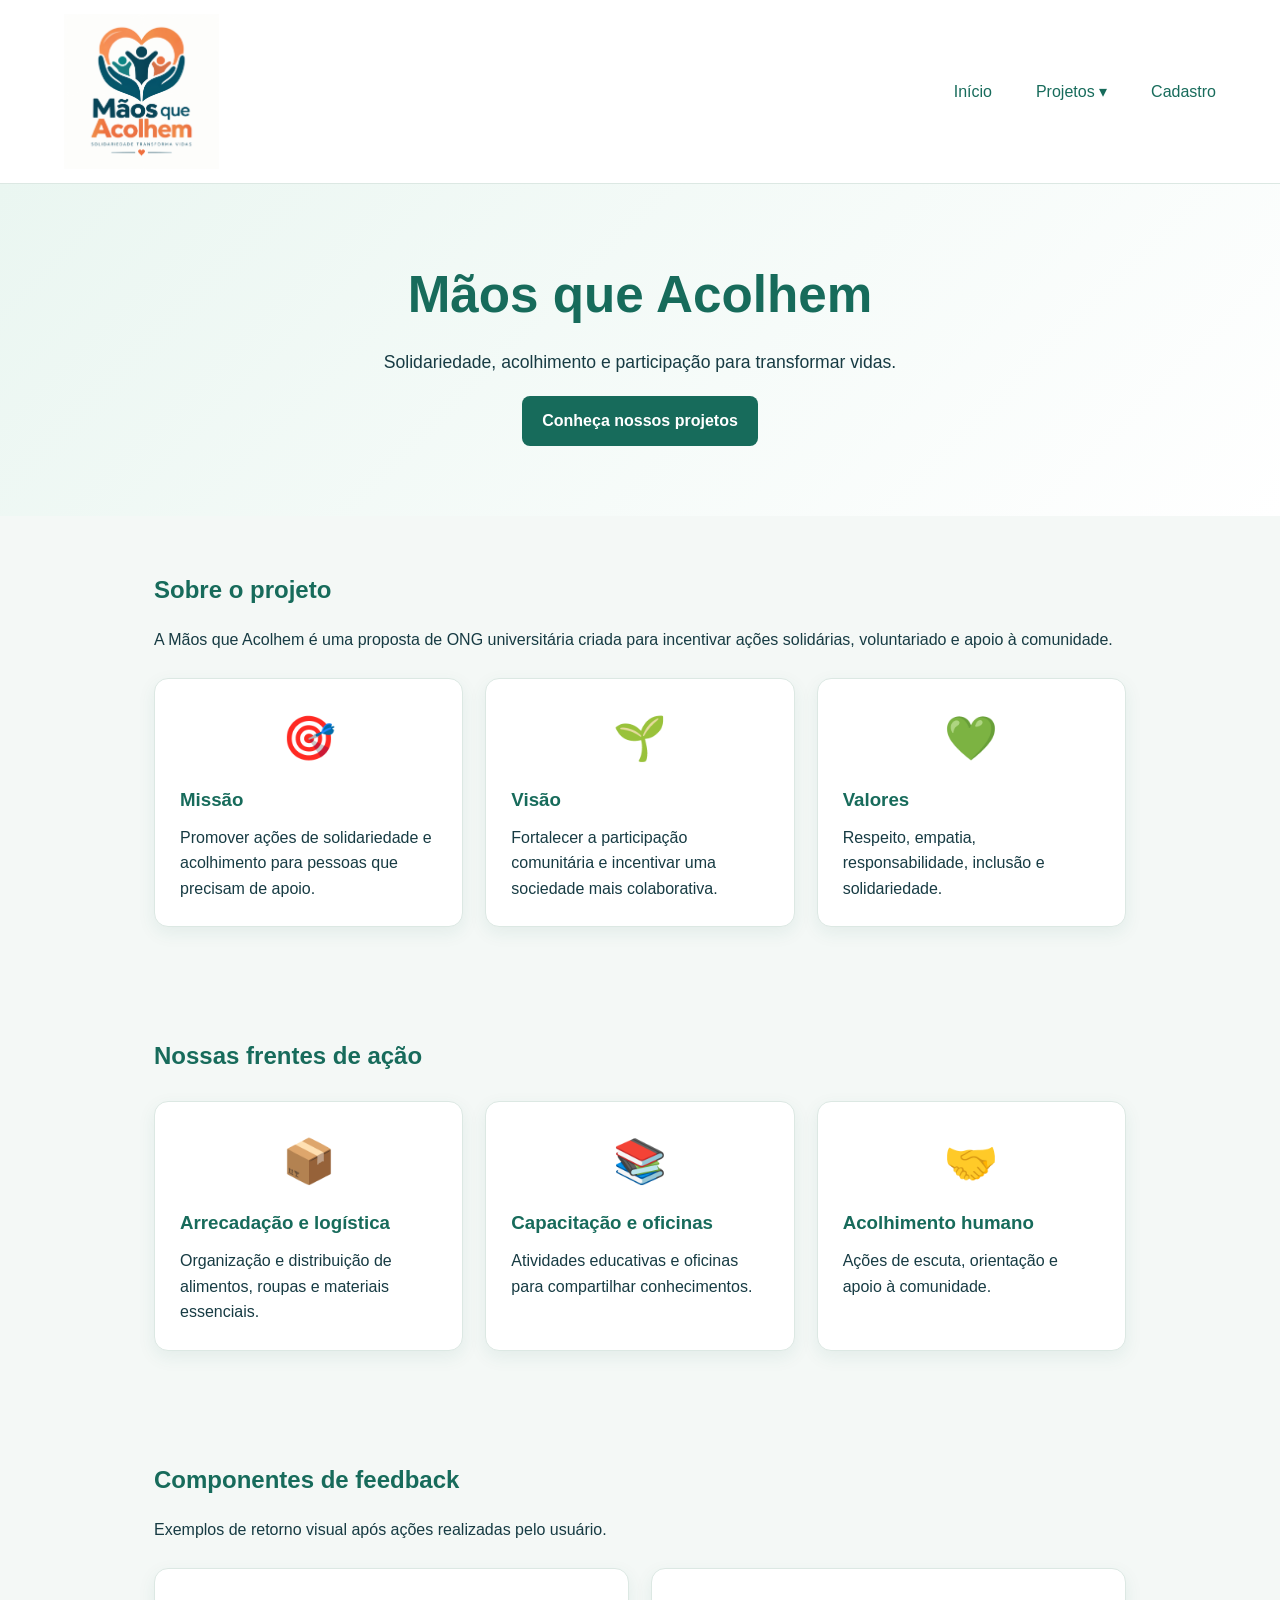
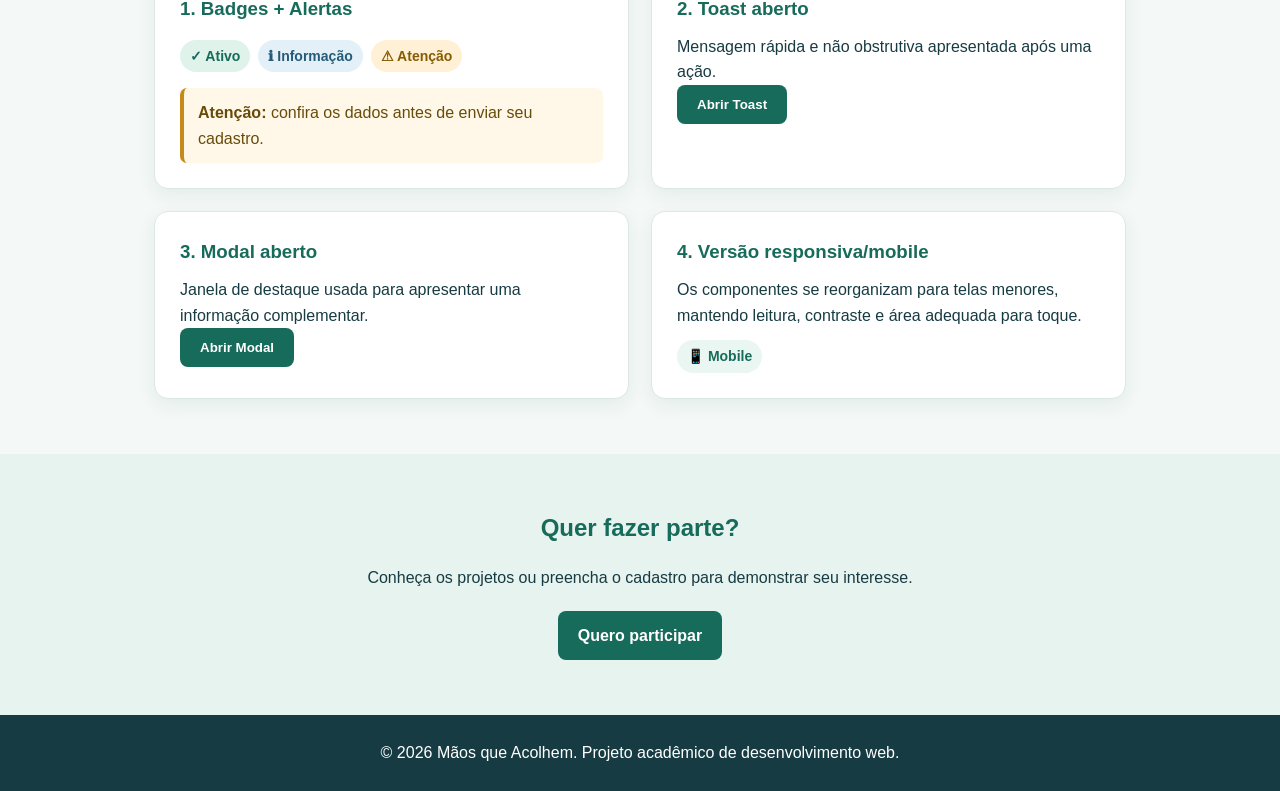
<file: index.html>
<!DOCTYPE html>
<html lang="pt-BR">
<head>
  <meta charset="UTF-8">
  <meta name="viewport" content="width=device-width, initial-scale=1.0">
  <meta name="description" content="Mãos que Acolhem — projeto acadêmico de solidariedade e apoio à comunidade.">
  <title>Mãos que Acolhem | Início</title>
  <link rel="stylesheet" href="../css/style.css">
</head>
<body>
  <header class="header">
    <a href="index.html" class="logo" aria-label="Mãos que Acolhem - página inicial">
      <img src="../imagens/logo-maos-que-acolhem.png" alt="Logo da ONG Mãos que Acolhem">
    </a>
    <nav class="nav" aria-label="Navegação principal">
      <button class="menu-toggle" type="button" aria-label="Abrir menu"
              aria-expanded="false" aria-controls="menu-principal">☰</button>

      <ul id="menu-principal" class="menu-list">
        <li><a href="index.html">Início</a></li>

        <li class="dropdown">
          <button class="dropdown-toggle" type="button"
                  aria-expanded="false" aria-controls="submenu-projetos">
            Projetos ▾
          </button>
          <ul id="submenu-projetos" class="dropdown-menu">
            <li><a href="projetos.html">Conheça nossos projetos</a></li>
            <li><a href="cadastro.html">Seja voluntário</a></li>
          </ul>
        </li>

        <li><a href="cadastro.html">Cadastro</a></li>
      </ul>
    </nav>
  </header>

  <main>
    <section class="hero" aria-labelledby="titulo-principal">
      <h1 id="titulo-principal">Mãos que Acolhem</h1>
      <p>Solidariedade, acolhimento e participação para transformar vidas.</p>
      <a class="button" href="projetos.html">Conheça nossos projetos</a>
    </section>

    <section class="content-section" aria-labelledby="sobre">
      <h2 id="sobre">Sobre o projeto</h2>
      <p>
        A Mãos que Acolhem é uma proposta de ONG universitária criada para
        incentivar ações solidárias, voluntariado e apoio à comunidade.
      </p>

      <div class="cards">
        <article class="card">
          <div class="card-icon" aria-hidden="true">🎯</div>
          <h3>Missão</h3>
          <p>Promover ações de solidariedade e acolhimento para pessoas que precisam de apoio.</p>
        </article>

        <article class="card">
          <div class="card-icon" aria-hidden="true">🌱</div>
          <h3>Visão</h3>
          <p>Fortalecer a participação comunitária e incentivar uma sociedade mais colaborativa.</p>
        </article>

        <article class="card">
          <div class="card-icon" aria-hidden="true">💚</div>
          <h3>Valores</h3>
          <p>Respeito, empatia, responsabilidade, inclusão e solidariedade.</p>
        </article>
      </div>
    </section>

    <section class="content-section" aria-labelledby="frentes">
      <h2 id="frentes">Nossas frentes de ação</h2>
      <div class="cards">
        <article class="card">
          <div class="card-icon" aria-hidden="true">📦</div>
          <h3>Arrecadação e logística</h3>
          <p>Organização e distribuição de alimentos, roupas e materiais essenciais.</p>
        </article>

        <article class="card">
          <div class="card-icon" aria-hidden="true">📚</div>
          <h3>Capacitação e oficinas</h3>
          <p>Atividades educativas e oficinas para compartilhar conhecimentos.</p>
        </article>

        <article class="card">
          <div class="card-icon" aria-hidden="true">🤝</div>
          <h3>Acolhimento humano</h3>
          <p>Ações de escuta, orientação e apoio à comunidade.</p>
        </article>
      </div>
    </section>

    <section class="feedback-section content-section" aria-labelledby="feedback">
      <h2 id="feedback">Componentes de feedback</h2>
      <p>Exemplos de retorno visual após ações realizadas pelo usuário.</p>

      <div class="feedback-grid">
        <article class="feedback-card">
          <h3>1. Badges + Alertas</h3>
          <div class="badge-list" aria-label="Status das ações">
            <span class="badge badge-sucesso">✓ Ativo</span>
            <span class="badge badge-info">ℹ Informação</span>
            <span class="badge badge-alerta">⚠ Atenção</span>
          </div>
          <div class="feedback-alert" role="alert">
            <strong>Atenção:</strong> confira os dados antes de enviar seu cadastro.
          </div>
        </article>

        <article class="feedback-card">
          <h3>2. Toast aberto</h3>
          <p>Mensagem rápida e não obstrutiva apresentada após uma ação.</p>
          <button type="button" id="abrir-toast">Abrir Toast</button>
        </article>

        <article class="feedback-card">
          <h3>3. Modal aberto</h3>
          <p>Janela de destaque usada para apresentar uma informação complementar.</p>
          <button type="button" id="abrir-modal">Abrir Modal</button>
        </article>

        <article class="feedback-card feedback-responsive">
          <h3>4. Versão responsiva/mobile</h3>
          <p>Os componentes se reorganizam para telas menores, mantendo leitura, contraste e área adequada para toque.</p>
          <span class="badge badge-mobile">📱 Mobile</span>
        </article>
      </div>
    </section>

    <section class="call-to-action" aria-labelledby="participe">
      <h2 id="participe">Quer fazer parte?</h2>
      <p>Conheça os projetos ou preencha o cadastro para demonstrar seu interesse.</p>
      <a class="button" href="cadastro.html">Quero participar</a>
    </section>
  </main>

  <div class="toast-feedback" id="toast-feedback" role="status" aria-live="polite">Cadastro pronto para ser enviado.</div>

  <div class="modal-backdrop" id="modal-feedback" aria-hidden="true">
    <div class="modal-feedback" role="dialog" aria-modal="true" aria-labelledby="modal-feedback-titulo">
      <div class="modal-feedback-header">
        <h2 id="modal-feedback-titulo">Modal aberto</h2>
        <button type="button" id="fechar-modal" class="modal-close" aria-label="Fechar modal">×</button>
      </div>
      <p>Este é um exemplo de componente de feedback em formato de modal.</p>
      <button type="button" id="fechar-modal-final">Entendi</button>
    </div>
  </div>

  <footer class="footer">
    <p>&copy; 2026 Mãos que Acolhem. Projeto acadêmico de desenvolvimento web.</p>
  </footer>
  <script src="../js/main.js"></script>
</body>
</html>
</file>
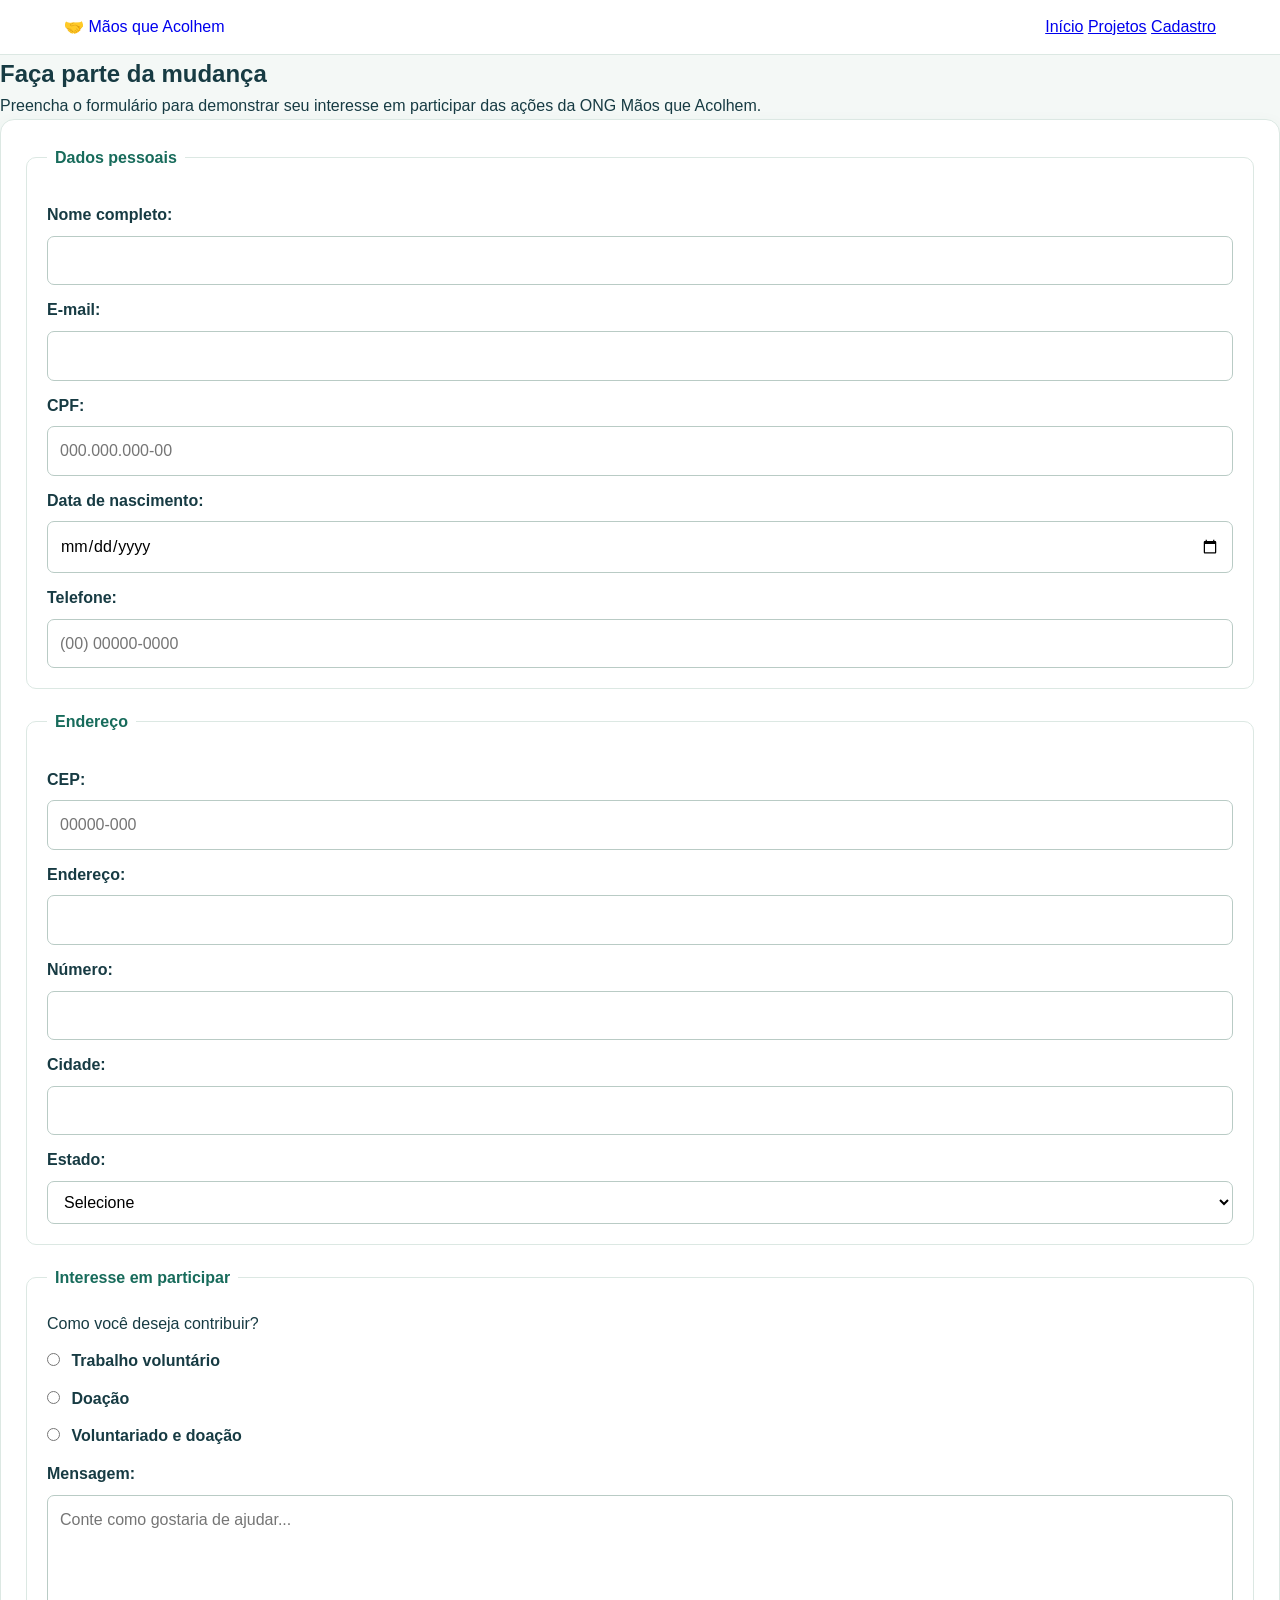
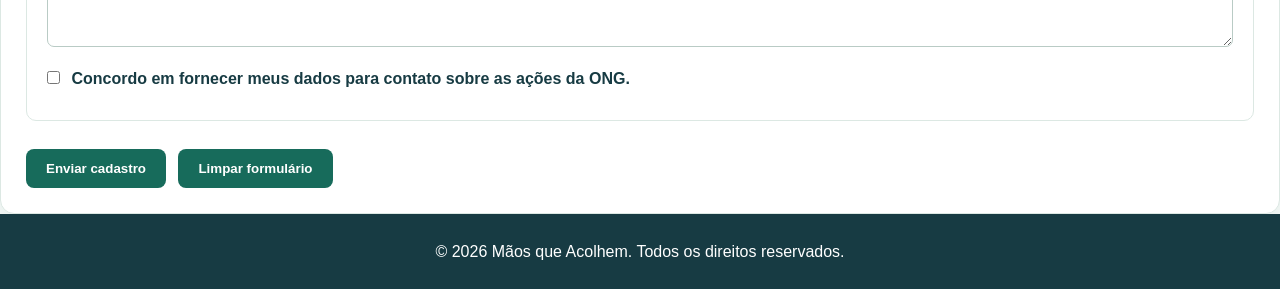
<file: cadastro.html>
<!DOCTYPE html>
<html lang="pt-BR">
<head>
  <meta charset="UTF-8">
  <meta name="viewport" content="width=device-width, initial-scale=1.0">
  <meta name="description" content="Cadastro de voluntários da ONG Mãos que Acolhem">
  <title>Cadastro | Mãos que Acolhem</title>
  <link rel="stylesheet" href="../css/style.css">
</head>
<body>
  <header class="header">
    <a href="index.html" class="logo">🤝 Mãos que Acolhem</a>

    <nav aria-label="Navegação principal">
      <a href="index.html">Início</a>
      <a href="projetos.html">Projetos</a>
      <a href="cadastro.html" aria-current="page">Cadastro</a>
    </nav>
  </header>

  <main>
    <section aria-labelledby="titulo-cadastro">
      <h1 id="titulo-cadastro">Faça parte da mudança</h1>
      <p>
        Preencha o formulário para demonstrar seu interesse em participar
        das ações da ONG Mãos que Acolhem.
      </p>

      <form action="#" method="post">
        <fieldset>
          <legend>Dados pessoais</legend>

          <label for="nome">Nome completo:</label>
          <input
            type="text"
            id="nome"
            name="nome"
            autocomplete="name"
            minlength="3"
            maxlength="100"
            required
          >

          <label for="email">E-mail:</label>
          <input
            type="email"
            id="email"
            name="email"
            autocomplete="email"
            maxlength="150"
            required
          >

          <label for="cpf">CPF:</label>
          <input
            type="text"
            id="cpf"
            name="cpf"
            placeholder="000.000.000-00"
            inputmode="numeric"
            maxlength="14"
            pattern="\d{3}\.\d{3}\.\d{3}-\d{2}"
            title="Digite o CPF no formato 000.000.000-00"
            required
          >

          <label for="nascimento">Data de nascimento:</label>
          <input
            type="date"
            id="nascimento"
            name="nascimento"
            required
          >

          <label for="telefone">Telefone:</label>
          <input
            type="tel"
            id="telefone"
            name="telefone"
            placeholder="(00) 00000-0000"
            autocomplete="tel"
            inputmode="numeric"
            maxlength="15"
            pattern="\(\d{2}\) \d{4,5}-\d{4}"
            title="Digite o telefone no formato (00) 00000-0000"
            required
          >
        </fieldset>

        <fieldset>
          <legend>Endereço</legend>

          <label for="cep">CEP:</label>
          <input
            type="text"
            id="cep"
            name="cep"
            placeholder="00000-000"
            autocomplete="postal-code"
            inputmode="numeric"
            maxlength="9"
            pattern="\d{5}-\d{3}"
            title="Digite o CEP no formato 00000-000"
            required
          >

          <label for="endereco">Endereço:</label>
          <input
            type="text"
            id="endereco"
            name="endereco"
            autocomplete="address-line1"
            maxlength="150"
            required
          >

          <label for="numero">Número:</label>
          <input
            type="text"
            id="numero"
            name="numero"
            maxlength="10"
            required
          >

          <label for="cidade">Cidade:</label>
          <input
            type="text"
            id="cidade"
            name="cidade"
            autocomplete="address-level2"
            maxlength="80"
            required
          >

          <label for="estado">Estado:</label>
          <select id="estado" name="estado" required>
            <option value="">Selecione</option>
            <option value="AC">Acre</option>
            <option value="AL">Alagoas</option>
            <option value="AP">Amapá</option>
            <option value="AM">Amazonas</option>
            <option value="BA">Bahia</option>
            <option value="CE">Ceará</option>
            <option value="DF">Distrito Federal</option>
            <option value="ES">Espírito Santo</option>
            <option value="GO">Goiás</option>
            <option value="MA">Maranhão</option>
            <option value="MT">Mato Grosso</option>
            <option value="MS">Mato Grosso do Sul</option>
            <option value="MG">Minas Gerais</option>
            <option value="PA">Pará</option>
            <option value="PB">Paraíba</option>
            <option value="PR">Paraná</option>
            <option value="PE">Pernambuco</option>
            <option value="PI">Piauí</option>
            <option value="RJ">Rio de Janeiro</option>
            <option value="RN">Rio Grande do Norte</option>
            <option value="RS">Rio Grande do Sul</option>
            <option value="RO">Rondônia</option>
            <option value="RR">Roraima</option>
            <option value="SC">Santa Catarina</option>
            <option value="SP">São Paulo</option>
            <option value="SE">Sergipe</option>
            <option value="TO">Tocantins</option>
          </select>
        </fieldset>

        <fieldset>
          <legend>Interesse em participar</legend>

          <p>Como você deseja contribuir?</p>

          <label>
            <input type="radio" name="participacao" value="voluntariado" required>
            Trabalho voluntário
          </label>

          <label>
            <input type="radio" name="participacao" value="doacao">
            Doação
          </label>

          <label>
            <input type="radio" name="participacao" value="ambos">
            Voluntariado e doação
          </label>

          <label for="mensagem">Mensagem:</label>
          <textarea
            id="mensagem"
            name="mensagem"
            rows="5"
            maxlength="500"
            placeholder="Conte como gostaria de ajudar..."
          ></textarea>

          <label>
            <input type="checkbox" name="consentimento" required>
            Concordo em fornecer meus dados para contato sobre as ações da ONG.
          </label>
        </fieldset>

        <button type="submit">Enviar cadastro</button>
        <button type="reset">Limpar formulário</button>
      </form>
    </section>
  </main>

  <footer class="footer">
    <p>&copy; 2026 Mãos que Acolhem. Todos os direitos reservados.</p>
  </footer>
  <script src="../js/main.js"></script>
</body>
</html>
</file>
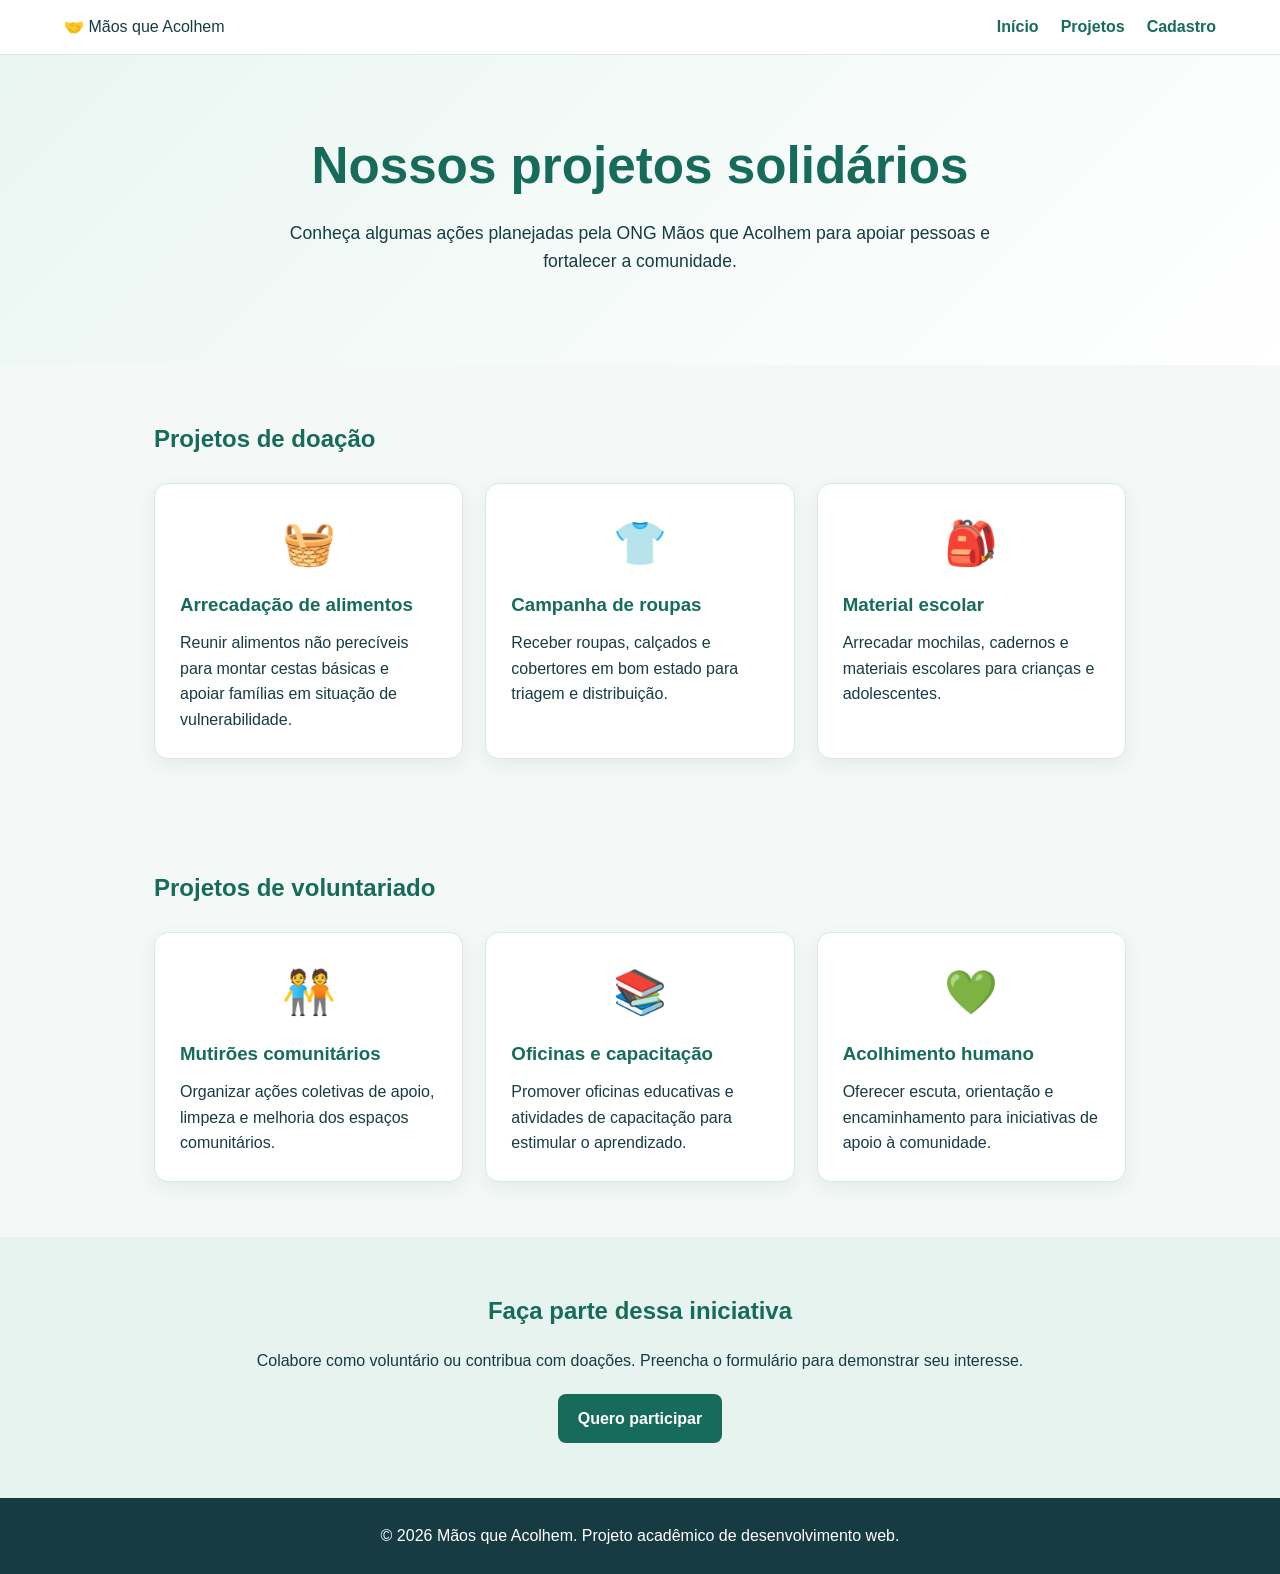
<file: projetos.html>
<!DOCTYPE html>
<html lang="pt-BR">
<head>
  <meta charset="UTF-8">
  <meta name="viewport" content="width=device-width, initial-scale=1.0">
  <meta name="description" content="Conheça os projetos solidários da ONG Mãos que Acolhem.">
  <title>Projetos | Mãos que Acolhem</title>
  <link rel="stylesheet" href="../css/style.css">
</head>
<body>
  <header class="header">
    <div class="logo" aria-label="Mãos que Acolhem">🤝 Mãos que Acolhem</div>
    <nav class="nav" aria-label="Navegação principal">
      <a href="index.html">Início</a>
      <a href="projetos.html" aria-current="page">Projetos</a>
      <a href="cadastro.html">Cadastro</a>
    </nav>
  </header>

  <main>
    <section class="hero" aria-labelledby="titulo-projetos">
      <h1 id="titulo-projetos">Nossos projetos solidários</h1>
      <p>Conheça algumas ações planejadas pela ONG Mãos que Acolhem para apoiar pessoas e fortalecer a comunidade.</p>
    </section>

    <section class="content-section" aria-labelledby="projetos-doacao">
      <h2 id="projetos-doacao">Projetos de doação</h2>
      <div class="cards">
        <article class="card">
          <div class="card-icon" aria-hidden="true">🧺</div>
          <h3>Arrecadação de alimentos</h3>
          <p>Reunir alimentos não perecíveis para montar cestas básicas e apoiar famílias em situação de vulnerabilidade.</p>
        </article>
        <article class="card">
          <div class="card-icon" aria-hidden="true">👕</div>
          <h3>Campanha de roupas</h3>
          <p>Receber roupas, calçados e cobertores em bom estado para triagem e distribuição.</p>
        </article>
        <article class="card">
          <div class="card-icon" aria-hidden="true">🎒</div>
          <h3>Material escolar</h3>
          <p>Arrecadar mochilas, cadernos e materiais escolares para crianças e adolescentes.</p>
        </article>
      </div>
    </section>

    <section class="content-section" aria-labelledby="projetos-voluntariado">
      <h2 id="projetos-voluntariado">Projetos de voluntariado</h2>
      <div class="cards">
        <article class="card">
          <div class="card-icon" aria-hidden="true">🧑‍🤝‍🧑</div>
          <h3>Mutirões comunitários</h3>
          <p>Organizar ações coletivas de apoio, limpeza e melhoria dos espaços comunitários.</p>
        </article>
        <article class="card">
          <div class="card-icon" aria-hidden="true">📚</div>
          <h3>Oficinas e capacitação</h3>
          <p>Promover oficinas educativas e atividades de capacitação para estimular o aprendizado.</p>
        </article>
        <article class="card">
          <div class="card-icon" aria-hidden="true">💚</div>
          <h3>Acolhimento humano</h3>
          <p>Oferecer escuta, orientação e encaminhamento para iniciativas de apoio à comunidade.</p>
        </article>
      </div>
    </section>

    <section class="call-to-action" aria-labelledby="participe">
      <h2 id="participe">Faça parte dessa iniciativa</h2>
      <p>Colabore como voluntário ou contribua com doações. Preencha o formulário para demonstrar seu interesse.</p>
      <a class="button" href="cadastro.html">Quero participar</a>
    </section>
  </main>

  <footer class="footer">
    <p>&copy; 2026 Mãos que Acolhem. Projeto acadêmico de desenvolvimento web.</p>
  </footer>
</body>
</html>
</file>
<file: css/style.css>
/* =========================================================
   DESIGN SYSTEM — MÃOS QUE ACOLHEM
   ========================================================= */

:root {
  /* =========================
     CORES
     ========================= */

  --cor-primaria: #176b5b;
  --cor-primaria-escura: #173b43;
  --cor-fundo: #f4f8f6;
  --cor-superficie: #ffffff;

  --cor-borda: #dce8e3;
  --cor-borda-input: #b9cbc5;

  --cor-fundo-hero: #eaf6f1;
  --cor-fundo-cta: #e6f3ee;

  --cor-foco: rgba(23, 107, 91, 0.18);

  --cor-sombra: rgba(23, 107, 91, 0.08);
  --cor-sombra-form: rgba(23, 107, 91, 0.06);

  /* =========================
     TIPOGRAFIA
     ========================= */

  --fonte-principal: Arial, Helvetica, sans-serif;

  --texto-sm: 0.875rem;
  --texto-md: 1rem;
  --texto-lg: 1.1rem;

  --titulo-lg: 2rem;
  --titulo-xl: 3.2rem;

  --peso-normal: 400;
  --peso-medio: 600;
  --peso-negrito: 700;

  --altura-linha: 1.6;

  /* =========================
     ESPAÇAMENTOS
     ========================= */

  --espaco-1: 6px;
  --espaco-2: 8px;
  --espaco-3: 12px;
  --espaco-4: 16px;
  --espaco-5: 20px;
  --espaco-6: 24px;
  --espaco-7: 32px;
  --espaco-8: 48px;
  --espaco-9: 55px;
  --espaco-10: 70px;

  /* =========================
     BORDAS
     ========================= */

  --raio-sm: 7px;
  --raio-md: 8px;
  --raio-lg: 10px;
  --raio-xl: 14px;

  /* =========================
     SOMBRAS
     ========================= */

  --sombra-card:
    0 6px 18px var(--cor-sombra);

  --sombra-form:
    0 6px 18px var(--cor-sombra-form);

  /* =========================
     LAYOUT
     ========================= */

  --largura-conteudo: 1100px;
  --largura-texto: 760px;

  --gap-pequeno: 12px;
  --gap-medio: 22px;
  --gap-grande: 24px;
}


/* =========================================================
   RESET
   ========================================================= */

* {
  box-sizing: border-box;
  margin: 0;
  padding: 0;
}


/* =========================================================
   BASE
   ========================================================= */

body {
  font-family: var(--fonte-principal);
  line-height: var(--altura-linha);
  color: var(--cor-primaria-escura);
  background: var(--cor-fundo);
}


/* =========================================================
   CABEÇALHO
   ========================================================= */

.header {
  background: var(--cor-superficie);

  padding: 14px 5%;

  display: flex;
  align-items: center;
  justify-content: space-between;

  gap: var(--gap-grande);

  border-bottom: 1px solid var(--cor-borda);

  position: sticky;
  top: 0;
  z-index: 10;
}


/* =========================================================
   LOGO
   ========================================================= */

.logo {
  display: flex;
  align-items: center;

  text-decoration: none;

  flex-shrink: 0;
}

.logo img {
  width: 155px;
  height: auto;

  display: block;
}


/* =========================================================
   NAVEGAÇÃO
   ========================================================= */

.nav {
  display: flex;
  align-items: center;

  gap: var(--gap-medio);

  flex-wrap: wrap;
  justify-content: flex-end;
}

.nav a {
  color: var(--cor-primaria);

  text-decoration: none;

  font-weight: var(--peso-negrito);
}

.nav a:hover,
.nav a:focus {
  text-decoration: underline;
}


/* =========================================================
   CONTEÚDO PRINCIPAL
   ========================================================= */

main {
  min-height: 70vh;
}


/* =========================================================
   HERO
   ========================================================= */

.hero {
  text-align: center;

  padding: var(--espaco-10) 5%;

  background:
    linear-gradient(
      135deg,
      var(--cor-fundo-hero),
      var(--cor-superficie)
    );
}

.hero h1 {
  color: var(--cor-primaria);

  font-size: clamp(
    var(--titulo-lg),
    5vw,
    var(--titulo-xl)
  );

  margin-bottom: var(--espaco-3);
}

.hero p {
  max-width: var(--largura-texto);

  margin: 0 auto var(--espaco-5);

  font-size: var(--texto-lg);
}


/* =========================================================
   SEÇÕES DE CONTEÚDO
   ========================================================= */

.content-section,
.form-section {
  max-width: var(--largura-conteudo);

  margin: 0 auto;

  padding: var(--espaco-9) 5%;
}

.content-section h2,
.form-section h2,
.call-to-action h2 {
  color: var(--cor-primaria);

  margin-bottom: 18px;
}


/* =========================================================
   CARDS — CSS GRID
   ========================================================= */

.cards {
  display: grid;

  grid-template-columns:
    repeat(3, 1fr);

  gap: var(--gap-medio);

  margin-top: 25px;
}

.card {
  background: var(--cor-superficie);

  border: 1px solid var(--cor-borda);

  border-radius: var(--raio-xl);

  padding: 25px;

  box-shadow: var(--sombra-card);
}


/* =========================================================
   ÍCONE DO CARD
   ========================================================= */

.card-icon {
  font-size: 2.7rem;

  text-align: center;

  margin-bottom: var(--espaco-3);
}

.card h3 {
  color: var(--cor-primaria);

  margin-bottom: 10px;
}


/* =========================================================
   BOTÕES
   ========================================================= */

.button,
button {
  display: inline-block;

  border: 0;

  border-radius: var(--raio-md);

  background: var(--cor-primaria);

  color: var(--cor-superficie);

  padding:
    var(--espaco-3)
    var(--espaco-5);

  text-decoration: none;

  font-weight: var(--peso-negrito);

  cursor: pointer;
}

.button:hover,
button:hover {
  opacity: 0.9;
}


/* =========================================================
   CHAMADA PARA AÇÃO
   ========================================================= */

.call-to-action {
  text-align: center;

  padding: var(--espaco-9) 5%;

  background: var(--cor-fundo-cta);
}

.call-to-action p {
  margin-bottom: var(--espaco-5);
}


/* =========================================================
   FORMULÁRIO
   ========================================================= */

form {
  background: var(--cor-superficie);

  padding: 25px;

  border-radius: var(--raio-xl);

  border: 1px solid var(--cor-borda);

  box-shadow: var(--sombra-form);
}


/* =========================================================
   FIELDSET
   ========================================================= */

fieldset {
  border: 1px solid var(--cor-borda);

  border-radius: var(--raio-lg);

  padding: var(--espaco-5);

  margin-bottom: var(--espaco-5);
}

legend {
  color: var(--cor-primaria);

  font-weight: var(--peso-negrito);

  padding: 0 var(--espaco-2);
}


/* =========================================================
   LABEL
   ========================================================= */

label {
  display: block;

  font-weight: var(--peso-medio);

  margin:
    var(--espaco-3)
    0
    var(--espaco-2);
}


/* =========================================================
   CAMPOS DO FORMULÁRIO
   ========================================================= */

input,
select,
textarea {
  width: 100%;

  padding:
    11px
    var(--espaco-3);

  border: 1px solid var(--cor-borda-input);

  border-radius: var(--raio-sm);

  font: inherit;

  background: var(--cor-superficie);
}

textarea {
  resize: vertical;
}


/* =========================================================
   FOCO — ACESSIBILIDADE
   ========================================================= */

input:focus,
select:focus,
textarea:focus {
  outline: 3px solid var(--cor-foco);

  border-color: var(--cor-primaria);
}


/* =========================================================
   RADIO E CHECKBOX
   ========================================================= */

input[type="radio"],
input[type="checkbox"] {
  width: auto;

  margin-right: 7px;
}


/* =========================================================
   BOTÕES DO FORMULÁRIO
   ========================================================= */

form button {
  margin-right: var(--espaco-2);

  margin-top: var(--espaco-2);
}


/* =========================================================
   RODAPÉ
   ========================================================= */

.footer {
  text-align: center;

  background: var(--cor-primaria-escura);

  color: var(--cor-superficie);

  padding: 25px 5%;
}


/* =========================================================
   RESPONSIVIDADE
   ========================================================= */

@media (max-width: 800px) {

  .header {
    flex-direction: column;
  }

  .nav {
    justify-content: center;
  }

  .cards {
    grid-template-columns: 1fr;
  }

  .logo img {
    width: 140px;
  }
}
/* =========================================================
   NAVEGAÇÃO INTERATIVA — DROPDOWN + MENU MOBILE
   ========================================================= */

.nav {
  display: flex;
  align-items: center;
  justify-content: flex-end;
  position: relative;
}

.menu-list {
  display: flex;
  align-items: center;
  gap: var(--espaco-6);
  list-style: none;
  margin: 0;
  padding: 0;
}

.menu-list a,
.dropdown-toggle {
  color: var(--cor-primaria);
  text-decoration: none;
  font-weight: var(--peso-negrito);
  background: none;
  border: 0;
  cursor: pointer;
  font: inherit;
}

.menu-list a:hover,
.menu-list a:focus,
.dropdown-toggle:hover,
.dropdown-toggle:focus {
  text-decoration: underline;
}

.menu-list a:focus-visible,
.dropdown-toggle:focus-visible,
.menu-toggle:focus-visible {
  outline: 3px solid var(--cor-foco);
  outline-offset: 3px;
}

.dropdown {
  position: relative;
}

.dropdown-menu {
  position: absolute;
  top: calc(100% + 10px);
  left: 0;
  min-width: 230px;
  display: none;
  list-style: none;
  margin: 0;
  padding: var(--espaco-3);
  background: var(--cor-superficie);
  border: 1px solid var(--cor-borda);
  border-radius: var(--raio-md);
  box-shadow: var(--sombra-card);
  z-index: 20;
}

.dropdown-menu li {
  margin: 0;
}

.dropdown-menu a {
  display: block;
  padding: var(--espaco-3);
  white-space: nowrap;
}

.dropdown:hover .dropdown-menu,
.dropdown:focus-within .dropdown-menu {
  display: block;
}

.menu-toggle {
  display: none;
  border: 0;
  background: var(--cor-primaria);
  color: var(--cor-superficie);
  border-radius: var(--raio-sm);
  padding: 10px 14px;
  font-size: 1.5rem;
  line-height: 1;
  cursor: pointer;
}

@media (max-width: 800px) {
  .header {
    flex-direction: column;
  }

  .nav {
    width: 100%;
    justify-content: flex-end;
  }

  .menu-toggle {
    display: block;
  }

  .menu-list {
    display: none;
    position: absolute;
    top: calc(100% + 10px);
    right: 0;
    width: min(280px, 90vw);
    flex-direction: column;
    align-items: stretch;
    gap: 0;
    background: var(--cor-superficie);
    border: 1px solid var(--cor-borda);
    border-radius: var(--raio-md);
    box-shadow: var(--sombra-card);
    padding: var(--espaco-3);
    z-index: 30;
  }

  .menu-list.active {
    display: flex;
  }

  .menu-list li {
    width: 100%;
  }

  .menu-list a,
  .dropdown-toggle {
    display: block;
    width: 100%;
    text-align: left;
    padding: var(--espaco-3);
  }

  .dropdown-menu {
    position: static;
    display: none;
    width: 100%;
    border: 0;
    box-shadow: none;
    padding-left: var(--espaco-5);
  }

  .dropdown:hover .dropdown-menu,
  .dropdown:focus-within .dropdown-menu {
    display: none;
  }

  .dropdown.active .dropdown-menu {
    display: block;
  }

  .cards {
    grid-template-columns: 1fr;
  }

  .logo img {
    width: 140px;
  }
}

/* =========================================================
   COMPONENTES DE FEEDBACK — BADGES, ALERTA, TOAST E MODAL
   ========================================================= */

.feedback-grid {
  display: grid;
  grid-template-columns: repeat(2, 1fr);
  gap: var(--gap-medio);
  margin-top: 25px;
}

.feedback-card {
  background: var(--cor-superficie);
  border: 1px solid var(--cor-borda);
  border-radius: var(--raio-xl);
  padding: 25px;
  box-shadow: var(--sombra-card);
}

.feedback-card h3 {
  color: var(--cor-primaria);
  margin-bottom: 10px;
}

.badge-list {
  display: flex;
  flex-wrap: wrap;
  gap: 8px;
  margin: 16px 0;
}

.badge {
  display: inline-flex;
  align-items: center;
  border-radius: 999px;
  padding: 5px 10px;
  font-size: var(--texto-sm);
  font-weight: var(--peso-negrito);
}

.badge-sucesso {
  background: #dff3ea;
  color: #176b5b;
}

.badge-info {
  background: #e4f0f7;
  color: #245b78;
}

.badge-alerta {
  background: #fff0d6;
  color: #875b00;
}

.badge-mobile {
  background: var(--cor-fundo-hero);
  color: var(--cor-primaria);
  margin-top: 12px;
}

.feedback-alert {
  border-left: 4px solid #c58a19;
  background: #fff8e8;
  color: #684b09;
  border-radius: var(--raio-sm);
  padding: 12px 14px;
}

.toast-feedback {
  position: fixed;
  right: 20px;
  bottom: 20px;
  z-index: 100;
  max-width: min(360px, calc(100vw - 40px));
  padding: 14px 18px;
  background: var(--cor-primaria-escura);
  color: var(--cor-superficie);
  border-radius: var(--raio-lg);
  box-shadow: var(--sombra-card);
  opacity: 0;
  visibility: hidden;
  transform: translateY(15px);
  transition: opacity .2s ease, transform .2s ease, visibility .2s ease;
}

.toast-feedback.show {
  opacity: 1;
  visibility: visible;
  transform: translateY(0);
}

.modal-backdrop {
  position: fixed;
  inset: 0;
  z-index: 90;
  display: none;
  align-items: center;
  justify-content: center;
  padding: 20px;
  background: rgba(23, 59, 67, .55);
}

.modal-backdrop.show {
  display: flex;
}

.modal-feedback {
  width: min(520px, 100%);
  background: var(--cor-superficie);
  border: 1px solid var(--cor-borda);
  border-radius: var(--raio-xl);
  padding: 25px;
  box-shadow: 0 12px 35px rgba(23, 59, 67, .2);
}

.modal-feedback-header {
  display: flex;
  align-items: center;
  justify-content: space-between;
  gap: 16px;
  margin-bottom: 15px;
}

.modal-feedback-header h2 {
  color: var(--cor-primaria);
}

.modal-close {
  margin: 0;
  padding: 6px 12px;
  font-size: 1.4rem;
  line-height: 1;
}

.modal-feedback p {
  margin-bottom: 18px;
}

@media (max-width: 800px) {
  .feedback-grid {
    grid-template-columns: 1fr;
  }

  .toast-feedback {
    right: 12px;
    bottom: 12px;
  }

  .modal-feedback {
    padding: 20px;
  }
}
</file>
